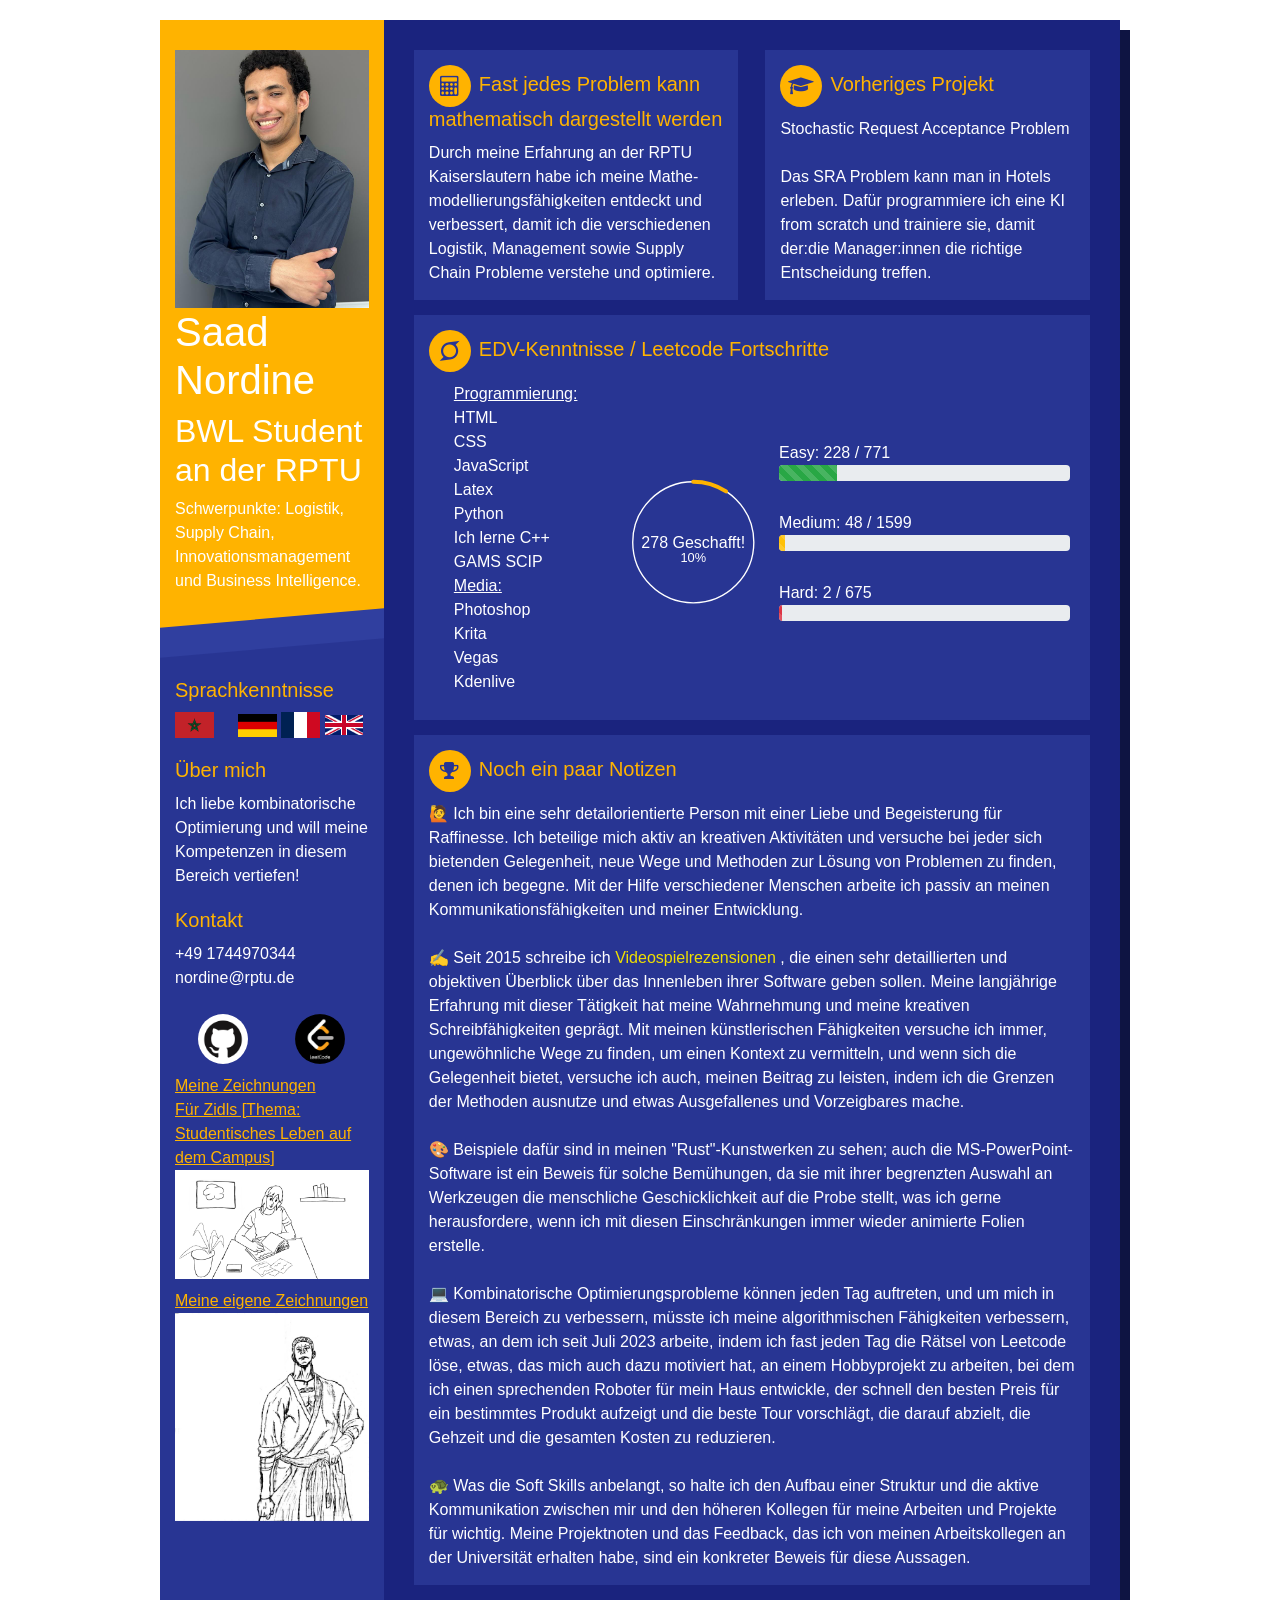
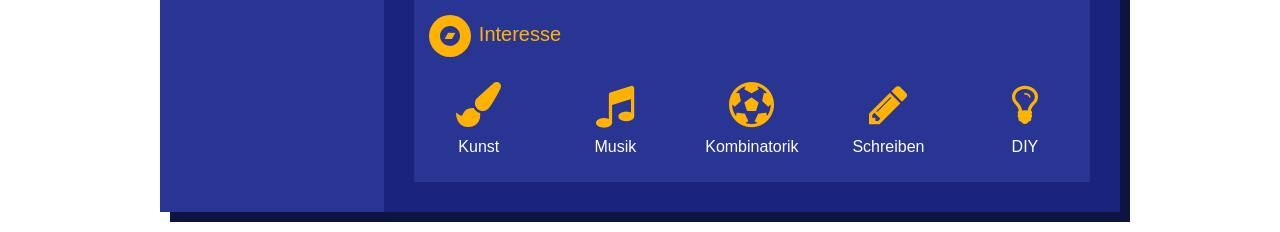
<file: index.html>
<!DOCTYPE html>
<html lang="en">

<head>

    <meta charset="UTF-8">
    <meta name="viewport" content="width=device-width, initial-scale=1.0">
    <title>One pager - Saad Nordine</title>
    <link rel="stylesheet" href="https://cdn.jsdelivr.net/npm/bootstrap@4.0.0/dist/css/bootstrap.min.css"
        integrity="sha384-Gn5384xqQ1aoWXA+058RXPxPg6fy4IWvTNh0E263XmFcJlSAwiGgFAW/dAiS6JXm" crossorigin="anonymous">

    <script src="https://ajax.googleapis.com/ajax/libs/jquery/3.6.4/jquery.min.js"></script>
    <!-- Importing a local CSS file -->
    <link rel="stylesheet" type="text/css" href="styles.css">



    <link rel="stylesheet" href="font-awesome-4.7.0\css\font-awesome.min.css">
    <!-- Importing a local JavaScript file -->

</head>

<body>
    <div class="resume">
        <div class="base">
            <div class="profile">
                <div class="photo">
                    <!--<img src="" /> -->

                </div>
                <div class="instyfo">
                    <img src="ME_LDNRING.png" alt="" style="width: 100%;">
                    <h1 class="name">Saad Nordine</h1>
                    <h2 class="job">BWL Student an der RPTU </h2>
                    Schwerpunkte: Logistik, Supply Chain, Innovationsmanagement und Business Intelligence.
                </div>
            </div>
            <div class="about">
                <h3>Sprachkenntnisse</h3>
                <div style="display: inline; padding-right: 20px"><img
                        src="images\flags\Flag_of_Morocco_(large_stroke).svg.png" width="20%"></div>

                <div style="display: inline"><img src="images\flags\1920px-Flag_of_Germany.svg.png" alt="" width="20%">
                </div>

                <div style="display: inline"> <img src="images\flags\Flag_of_France.svg.png" width="20%" alt="">
                </div>
                <div style="display: inline"><img src="images\flags\Flag_of_the_United_Kingdom_(1-2).svg.png"
                        width="20%" alt=""></div>
            </div>
            <div class="about">
                <h3>Über mich</h3>Ich liebe kombinatorische Optimierung und will meine Kompetenzen in diesem Bereich
                vertiefen!
            </div>
            <div class="contact">
                <h3>Kontakt</h3>
                <div class="call"><a href="tel:+49 1744970344 "><span>+49 1744970344 </span></a>
                </div>

                <div class="email"><a href="mailto:nordine@rptu.de"></i><span>nordine@rptu.de</span></a></div>
                <br>
                <div style="display: flex; justify-content: space-around;">
                    <a href="https://github.com/Applethal"> <img src="GitHub-Mark.png" alt="Github profile" width="50"
                            style="border-radius: 50%"></a>
                    <a href="https://leetcode.com/Applethal/"><img src="leetcode.png" alt="Leetcode" width="50"
                            style="border-radius: 50%;"> </a>
                </div>
            </div>
            <div id="carouselExampleIndicators" class="carousel slide" data-ride="carousel">
                <ol class="carousel-indicators">
                    <li data-target="#carouselExampleIndicators" data-slide-to="0" class="active"></li>
                    <li data-target="#carouselExampleIndicators" data-slide-to="1"></li>
                    <li data-target="#carouselExampleIndicators" data-slide-to="2"></li>
                </ol>
                <div class="carousel-inner">
                    <u style="color: #ffb300;">Meine Zeichnungen <br> Für Zidls [Thema: Studentisches Leben auf dem
                        Campus] </u>

                    <div class="carousel-item active">

                        <img class="d-block w-100" src="images\Zeichnungen\hannah.png" alt="First slide">
                    </div>
                    <div class="carousel-item">
                        <img class="d-block w-100" src="images\Zeichnungen\frau.png" alt="Second slide">
                    </div>
                    <div class="carousel-item">
                        <img class="d-block w-100" src="images\Zeichnungen\netzwerk.png" alt="Third slide">
                    </div>
                    <div class="carousel-item">
                        <img class="d-block w-100" src="images\Zeichnungen\Campus_final.jpg" alt="fourth slide">
                    </div>
                    <div class="carousel-item">
                        <img class="d-block w-100" src="images\Zeichnungen\Bus_M.png" alt="fourth slide">
                    </div>
                    <div class="carousel-item">
                        <img class="d-block w-100" src="images\Zeichnungen\Bus_W.png" alt="fourth slide">
                    </div>
                    <div class="carousel-item">
                        <img class="d-block w-100" src="images\Zeichnungen\Foyer.jpg" alt="fourth slide">
                    </div>
                    <div class="carousel-item">
                        <img class="d-block w-100" src="images\Zeichnungen\Labor_2.png" alt="fourth slide">
                    </div>
                    <div class="carousel-item">
                        <img class="d-block w-100" src="images\Zeichnungen\Li_in_Raum_final.png" alt="fourth slide">
                    </div>
                    <div class="carousel-item">
                        <img class="d-block w-100" src="images\Zeichnungen\Studentin_in_Bett.png" alt="fourth slide">
                    </div>
                    <div class="carousel-item">
                        <img class="d-block w-100" src="images\Zeichnungen\Tim_ernst.jpg" alt="fourth slide">
                    </div>
                    <div class="carousel-item">
                        <img class="d-block w-100" src="images\Zeichnungen\Wald.png" alt="fourth slide">
                    </div>
                    <div class="carousel-item">
                        <img class="d-block w-100" src="images\Zeichnungen\Michelle_und_Laura.png" alt="fourth slide">
                    </div>

                </div>
                <a class="carousel-control-prev" href="#carouselExampleIndicators" role="button" data-slide="prev">
                    <span class="carousel-control-prev-icon" aria-hidden="true"></span>
                    <span class="sr-only">Previous</span>
                </a>
                <a class="carousel-control-next" href="#carouselExampleIndicators" role="button" data-slide="next">
                    <span class="carousel-control-next-icon" aria-hidden="true"></span>
                    <span class="sr-only">Next</span>
                </a>
            </div>
            <div id="carouselB" class="carousel slide" data-ride="carousel">
                <ol class="carousel-indicators">
                    <li data-target="#carouselExampleIndicators" data-slide-to="0" class="active"></li>
                    <li data-target="#carouselExampleIndicators" data-slide-to="1"></li>
                    <li data-target="#carouselExampleIndicators" data-slide-to="2"></li>
                </ol>
                <div class="carousel-inner">
                    <u style="color: #ffb300;">Meine eigene Zeichnungen <br> </u>

                    <div class="carousel-item active">

                        <img class="d-block w-100" src="images\Rust\download (1).jpeg" alt="First slide">
                    </div>
                    <div class="carousel-item">
                        <img class="d-block w-100" src="images\Rust\download (6).png" alt="Second slide">
                    </div>
                    <div class="carousel-item">
                        <img class="d-block w-100" src="images\Rust\download (10).png" alt="Third slide">
                    </div>
                    <div class="carousel-item">
                        <img class="d-block w-100" src="images\Rust\download (11).png" alt="fourth slide">
                    </div>
                    <div class="carousel-item">
                        <img class="d-block w-100" src="images\Rust\download (20).png" alt="fourth slide">
                    </div>
                    <div class="carousel-item">
                        <img class="d-block w-100" src="images\Rust\download.jpeg" alt="fourth slide">
                    </div>

                    <div class="carousel-item">
                        <img class="d-block w-100" src="images\Rust\ERfxUTTXkAAQ_8-.png" alt="fourth slide">
                    </div>
                    <div class="carousel-item">
                        <img class="d-block w-100" src="images\Rust\Fdc8FG6WIAAL0Hl.jpeg" alt="fourth slide">
                    </div>
                    <div class="carousel-item">
                        <img class="d-block w-100" src="images\Rust\FIH2vfUXoAAbmv5.jpeg" alt="fourth slide">
                    </div>
                    <div class="carousel-item">
                        <img class="d-block w-100" src="images\Rust\FKTMF9dXEAE25CD.jpeg" alt="fourth slide">
                    </div>
                    <div class="carousel-item">
                        <img class="d-block w-100" src="images\Rust\FUVufVKWQAEtA25.jpeg" alt="fourth slide">
                    </div>
                    <div class="carousel-item">
                        <img class="d-block w-100" src="images\Rust\ezgif-7-af6fdc3b0944.gif" alt="fourth slide">
                    </div>
                    <div class="carousel-item">
                        <img class="d-block w-100" src="images\Rust\20221022223004_1.jpg" alt="fourth slide">
                    </div>


                </div>
                <a class="carousel-control-prev" href="#carouselB" role="button" data-slide="prev">
                    <span class="carousel-control-prev-icon" aria-hidden="true"></span>
                    <span class="sr-only">Previous</span>
                </a>
                <a class="carousel-control-next" href="#carouselB" role="button" data-slide="next">
                    <span class="carousel-control-next-icon" aria-hidden="true"></span>
                    <span class="sr-only">Next</span>
                </a>
            </div>
        </div>



        <div class="func">
            <div class="work">
                <h3><i class="fa fa-calculator"></i>Fast jedes Problem kann mathematisch dargestellt werden</h3>
                Durch meine Erfahrung an der RPTU Kaiserslautern habe ich meine Mathe-modellierungsfähigkeiten entdeckt
                und verbessert, damit ich die verschiedenen Logistik, Management sowie Supply Chain Probleme verstehe
                und
                optimiere.
            </div>
            <div class="edu">
                <h3><i class="fa fa-graduation-cap"></i>Vorheriges Projekt</h3>
                Stochastic Request Acceptance Problem
                <br>
                <br>Das SRA Problem kann man in Hotels erleben. Dafür programmiere ich eine KI from scratch und
                trainiere sie, damit der:die Manager:innen die richtige Entscheidung treffen.

            </div>

            <div class="leetify">
                <h3><i class="fa fa-superpowers"></i>EDV-Kenntnisse / Leetcode Fortschritte</h3>
                <div class="container">
                    <div class="list-items">
                        <ul>
                            <li><span><u>Programmierung:</u></span>
                            </li>
                            <li><span>HTML</span>
                            </li>
                            <li><span>CSS</span>
                            </li>
                            <li>JavaScript </li>
                            <li><span>Latex</span>
                            </li>
                            <li><span>Python</span>
                            </li>
                            <li><span>Ich lerne C++</span>
                            </li>
                            <li><span>GAMS SCIP</span>
                            </li>
                            <li><span><u>Media:</u></span>
                            </li>
                            <li><span>Photoshop</span>
                            </li>
                            <li><span>Krita</span>
                            </li>
                            <li><span>Vegas</span>
                            </li>
                            <li><span>Kdenlive</span>
                            </li>
                        </ul>
                    </div>
                    <div class="skills-soft">
                        <div style="width: 100%">
                            <ul>
                                <li data-percent="9.1">
                                    <svg viewbox="0 0 100 100">
                                        <circle cx="50" cy="50" r="45"></circle>
                                        <circle class="cbar" cx="50" cy="50" r="45"></circle>
                                    </svg><span>278 Geschafft!</span><small></small>
                                </li>
                            </ul>
                        </div>
                    </div>
                    <div style="width: 100%;">
                        <div class="art"><i class="fas fa-palette"></i><span>Easy: 228 / 771</span></div>
                        <div class="progress" style="margin-bottom: 30px;">
                            <div class="progress-bar progress-bar-animated progress-bar-striped bg-success
                            " role="progressbar" style="width: 20%" aria-valuenow="10" aria-valuemin="0"
                                aria-valuemax="100"></div>
                        </div>
                        <div class="art"><i class="fas fa-palette"></i><span>Medium: 48 / 1599</span></div>
                        <div class="progress" style="margin-bottom: 30px;">
                            <div class="progress-bar progress-bar-animated progress-bar-striped bg-warning"
                                role="progressbar" style="width: 2%" aria-valuenow="10" aria-valuemin="0"
                                aria-valuemax="100"></div>
                        </div>
                        <div class="art "><i class="fas fa-palette"></i><span>Hard: 2 / 675</span></div>
                        <div class="progress " style="margin-bottom: 30px;">
                            <div class="progress-bar progress-bar-animated progress-bar-striped bg-danger"
                                role="progressbar" style="width: 1%" aria-valuenow="10" aria-valuemin="0"
                                aria-valuemax="100"></div>
                        </div>
                    </div>
                </div>
            </div>
            <div class="interests">
                <h3><i class="fa fa-trophy"></i>Noch ein paar Notizen </h3>
                &#128587 Ich bin eine sehr detailorientierte Person mit einer Liebe und Begeisterung für Raffinesse. Ich
                beteilige mich aktiv an kreativen Aktivitäten und versuche bei jeder sich bietenden Gelegenheit, neue
                Wege und Methoden zur Lösung von Problemen zu finden, denen ich begegne. Mit der Hilfe verschiedener
                Menschen arbeite ich passiv an meinen Kommunikationsfähigkeiten und meiner Entwicklung.
                <br> <br>
                ✍ Seit 2015 schreibe ich <a href="https://steamcommunity.com/id/Applethal/recommended/"
                    style="color: rgb(240, 224, 0);">Videospielrezensionen</a>
                , die einen sehr detaillierten und objektiven Überblick
                über das Innenleben ihrer Software geben sollen. Meine langjährige Erfahrung mit dieser Tätigkeit hat
                meine Wahrnehmung und meine kreativen Schreibfähigkeiten geprägt. Mit meinen künstlerischen Fähigkeiten
                versuche ich immer, ungewöhnliche Wege zu finden, um einen Kontext zu vermitteln, und wenn sich die
                Gelegenheit bietet, versuche ich auch, meinen Beitrag zu leisten, indem ich die Grenzen der Methoden
                ausnutze und etwas Ausgefallenes und Vorzeigbares mache.
                <br> <br>
                🎨 Beispiele dafür sind in meinen "Rust"-Kunstwerken zu sehen; auch die MS-PowerPoint-Software ist ein
                Beweis für solche Bemühungen, da sie mit ihrer begrenzten Auswahl an Werkzeugen die menschliche
                Geschicklichkeit auf die Probe stellt, was ich gerne herausfordere, wenn ich mit diesen Einschränkungen
                immer wieder animierte Folien erstelle.
                <br><br>
                💻 Kombinatorische Optimierungsprobleme können jeden Tag auftreten, und um mich in diesem Bereich zu
                verbessern, müsste ich meine algorithmischen Fähigkeiten verbessern, etwas, an dem ich seit Juli 2023
                arbeite, indem ich fast jeden Tag die Rätsel von Leetcode löse, etwas, das mich auch dazu motiviert hat,
                an einem Hobbyprojekt zu arbeiten, bei dem ich einen sprechenden Roboter für mein Haus entwickle, der
                schnell den besten Preis für ein bestimmtes Produkt aufzeigt und die beste Tour vorschlägt, die darauf
                abzielt, die Gehzeit und die gesamten Kosten zu reduzieren.
                <br>
                <br>
                &#128034 Was die Soft Skills anbelangt, so halte ich den Aufbau einer Struktur und die aktive
                Kommunikation zwischen mir und den höheren Kollegen für meine Arbeiten und Projekte für wichtig. Meine
                Projektnoten und das Feedback, das ich von meinen Arbeitskollegen an der Universität erhalten habe, sind
                ein konkreter Beweis für diese Aussagen.
            </div>
            <div class="interests">
                <h3><i class="fa fa-bandcamp"></i>Interesse</h3>
                <div class="interests-items">
                    <div class="art"><i class="fa fa-paint-brush"></i><span>Kunst</span></div>
                    <div class="art"><i class="fa fa-music"></i><span>Musik</span></div>
                    <div class="movies"><i class="fa fa-futbol-o"></i><span>
                            Kombinatorik</span></div>
                    <div class="music"><i class="fa fa-pencil"></i><span> Schreiben</span></div>
                    <div class="games"><i class="fa fa-lightbulb-o"></i><span>DIY</span></div>
                </div>
            </div>
        </div>
    </div>
    <script src=" script.js"></script>

    <script src="https://code.jquery.com/jquery-3.2.1.slim.min.js"
        integrity="sha384-KJ3o2DKtIkvYIK3UENzmM7KCkRr/rE9/Qpg6aAZGJwFDMVNA/GpGFF93hXpG5KkN"
        crossorigin="anonymous"></script>
    <script src="https://cdn.jsdelivr.net/npm/popper.js@1.12.9/dist/umd/popper.min.js"
        integrity="sha384-ApNbgh9B+Y1QKtv3Rn7W3mgPxhU9K/ScQsAP7hUibX39j7fakFPskvXusvfa0b4Q"
        crossorigin="anonymous"></script>
    <script src="https://cdn.jsdelivr.net/npm/bootstrap@4.0.0/dist/js/bootstrap.min.js"
        integrity="sha384-JZR6Spejh4U02d8jOt6vLEHfe/JQGiRRSQQxSfFWpi1MquVdAyjUar5+76PVCmYl"
        crossorigin="anonymous"></script>

</body>

</html>
</file>
<file: styles.css>
@charset "UTF-8";
@import url("https://fonts.googleapis.com/css?family=PT-sans");

* {
  outline: none;
}

*,
*:before,
*:after {
  -webkit-box-sizing: inherit;
  -moz-box-sizing: inherit;
  box-sizing: inherit;
}

html,
body {
  -webkit-box-sizing: border-box;
  -moz-box-sizing: border-box;
  box-sizing: border-box;
  margin: 0;
  padding: 0;
  -webkit-transition: 0.5s;
  transition: 0.5s;
  background: #ffffff;
  cursor: default;
  font-family: "PT Sans", sans-serif;
  font-size: 16px;
}

a {
  text-decoration: none;
  color: #ffffff;
  transition-duration: 0.3s;
}

ul {
  list-style-type: none;
  padding: 0;
}

h3 {
  color: #ffb300;
  margin: 10px 0;
  font-size: 1.25em;
}

.resume {
  width: 960px;
  background: #1a237e;
  color: #ffffff;
  margin: 20px auto;
  box-shadow: 10px 10px #0e1442;
  position: relative;
  display: flex;
}

.resume .base,
.resume .func {
  box-sizing: border-box;
  float: left;
}

.resume .base>div,
.resume .func>div {
  padding-bottom: 10px;
}

.resume .base>div:last-of-type,
.resume .func>div:last-of-type {
  padding-bottom: 0;
}

.resume .base {
  width: 30%;
  padding: 30px 15px;
  background: #283593;
  color: #ffffff;
}

.resume .base .profile {
  background: #ffb300;
  padding: 30px 15px 40px 15px;
  margin: -30px -15px 45px -15px;
  position: relative;
  z-index: 2;
}

.resume .base .profile::after {
  content: "";
  position: absolute;
  background: #303f9f;
  width: 100%;
  height: 30px;
  bottom: -15px;
  left: 0;
  transform: skewY(-5deg);
  z-index: -1;
}

.resume .base .profile .photo img {
  width: 100%;
  border-radius: 50%;
}

.resume .base .profile .photo {
  display: flex;
  justify-content: center;
  align-items: center;
}

.resume .base .profile .fa-rocket {
  font-size: 100px;
  text-align: center;
  margin: auto;
  color: #283593;
}

.resume .base .profile .info {
  text-align: center;
  color: #ffffff;
}

.resume .base .profile .info .name {
  margin-top: 10px;
  margin-bottom: 0;
  font-size: 1.75em;
  text-transform: lowercase;
  color: #1a237e;
}

.resume .base .profile .info .job {
  margin-top: 10px;
  margin-bottom: 0;
  font-size: 1.5em;
  text-transform: lowercase;
  color: #283593;
}

.resume .base .contact div {
  line-height: 24px;
}

.resume .base .contact div a:hover {
  color: #fdd835;
}

.resume .base .contact div a:hover span::after {
  width: 100%;
}

.resume .base .contact div:hover i {
  color: #fdd835;
}

.resume .base .contact div i {
  color: #ffb300;
  width: 20px;
  height: 20px;
  font-size: 20px;
  text-align: center;
  margin-right: 15px;
  transition-duration: 0.3s;
}

.resume .base .contact div span {
  position: relative;
}

.resume .base .contact div span::after {
  content: "";
  position: absolute;
  background: #fdd835;
  height: 1px;
  width: 0;
  bottom: 0;
  left: 0;
  transition-duration: 0.3s;
}

.resume .base .follow .box {
  text-align: center;
  vertical-align: middle;
}

.resume .base .follow .box a {
  display: inline-block;
  vertical-align: text-bottom;
}

.resume .base .follow .box a:hover i {
  background: #fdd835;
  border-radius: 5px;
  transform: rotate(45deg) scale(0.8);
}

.resume .base .follow .box a:hover i::before {
  transform: rotate(-45deg) scale(1.5);
}

.resume .base .follow .box i {
  display: inline-block;
  font-size: 30px;
  background: #ffb300;
  width: 60px;
  height: 60px;
  border-radius: 50%;
  line-height: 60px;
  color: #283593;
  margin: 0 10px 10px 10px;
  transition-duration: 0.3s;
}

.resume .base .follow .box i::before {
  transition-duration: 0.3s;
}

.resume .base .follow .box i.fa::before {
  display: block;
}

.resume .func {
  width: 100%;
  padding: 30px;
}

.resume .func:hover>div {
  transition-duration: 0.5s;
}

.resume .func:hover>div:hover h3 i {
  transform: scale(1.25);
}

.resume .func:hover>div:not(:hover) {
  opacity: 0.5;
}

.resume .func h3 {
  transition-duration: 0.3s;
  margin-top: 0;
}

.resume .func h3 i {
  color: #283593;
  background: #ffb300;
  width: 42px;
  height: 42px;
  font-size: 20px;
  line-height: 42px;
  border-radius: 50%;
  text-align: center;
  vertical-align: middle;
  margin-right: 8px;
  transition-duration: 0.3s;
}

.resume .func .work,
.resume .func .edu {
  float: left;
}

.resume .func .work small,
.resume .func .edu small {
  display: block;
  opacity: 0.7;
}

.resume .func .work ul li,
.resume .func .edu ul li {
  position: relative;
  margin-left: 15px;
  padding-left: 25px;
  padding-bottom: 15px;
}

.resume .func .work ul li:hover::before,
.resume .func .edu ul li:hover::before {
  animation: circle 1.2s infinite;
}

.resume .func .work ul li:hover span,
.resume .func .edu ul li:hover span {
  color: #fdd835;
}

@keyframes circle {
  from {
    box-shadow: 0 0 0 0px #fdd835;
  }

  to {
    box-shadow: 0 0 0 6px rgba(255, 255, 255, 0);
  }
}

.resume .func .work ul li:first-of-type::before,
.resume .func .edu ul li:first-of-type::before {
  width: 10px;
  height: 10px;
  left: 1px;
}

.resume .func .work ul li:last-of-type,
.resume .func .edu ul li:last-of-type {
  padding-bottom: 3px;
}

.resume .func .work ul li:last-of-type::after,
.resume .func .edu ul li:last-of-type::after {
  border-radius: 1.5px;
}

.resume .func .work ul li::before,
.resume .func .work ul li::after,
.resume .func .edu ul li::before,
.resume .func .edu ul li::after {
  content: "";
  display: block;
  position: absolute;
}

.resume .func .work ul li::before,
.resume .func .edu ul li::before {
  width: 7px;
  height: 7px;
  border: 3px solid #ffffff;
  background: #ffb300;
  border-radius: 50%;
  left: 3px;
  z-index: 1;
}

.resume .func .work ul li::after,
.resume .func .edu ul li::after {
  width: 3px;
  height: 100%;
  background: #ffffff;
  left: 5px;
  top: 0;
}

.resume .func .work ul li span,
.resume .func .edu ul li span {
  transition-duration: 0.3s;
}

.resume .func .work {
  width: 48%;
  background: #283593;
  padding: 15px;
  margin: 0 4% 15px 0;
}

.resume .func .edu {
  width: 48%;
  background: #283593;
  padding: 15px;
}

.resume .func .skills-prog {
  clear: both;
  background: #283593;
  padding: 15px;
}

.resume .func .skills-prog ul {
  margin-left: 15px;
}

.resume .func .skills-prog ul li {
  margin-bottom: 8px;
  display: flex;
  align-items: center;
  transition-duration: 0.3s;
}

.resume .func .skills-prog ul li:hover {
  color: #fdd835;
}

.resume .func .skills-prog ul li:hover .skills-bar .bar {
  background: #fdd835;
  box-shadow: 0 0 0 1px #fdd835;
}

.resume .func .skills-prog ul li span {
  display: block;
  width: 120px;
}

.resume .func .skills-prog ul li .skills-bar {
  background: #ffffff;
  height: 2px;
  width: calc(100% - 120px);
  position: relative;
  border-radius: 2px;
}

.resume .func .skills-prog ul li .skills-bar .bar {
  position: absolute;
  top: -1px;
  height: 4px;
  background: #ffb300;
  box-shadow: 0 0 0 #ffb300;
  border-radius: 5px;
}

.resume .func .skills-soft {
  clear: both;
  background: #283593;
  padding: 15px;
  margin: 15px 0 0;
}

.resume .func .skills-soft ul {
  display: flex;
  justify-content: space-between;
  text-align: center;
}

.resume .func .skills-soft ul li {
  position: relative;
}

.resume .func .skills-soft ul li:hover svg .cbar {
  stroke: #fdd835;
  stroke-width: 4px;
}

.resume .func .skills-soft ul li:hover span,
.resume .func .skills-soft ul li:hover small {
  transform: scale(1.2);
}

.resume .func .skills-soft ul li svg {
  width: 95%;
  fill: transparent;
  transform: rotate(-90deg);
}

.resume .func .skills-soft ul li svg circle {
  stroke-width: 1px;
  stroke: #ffffff;
}

.resume .func .skills-soft ul li svg .cbar {
  stroke-width: 3px;
  stroke: #ffb300;
  stroke-linecap: round;
}

.resume .func .skills-soft ul li span,
.resume .func .skills-soft ul li small {
  position: absolute;
  display: block;
  width: 100%;
  top: 52%;
  transition-duration: 0.3s;
}

.resume .func .skills-soft ul li span {
  top: 40%;
}

.resume .func .interests {
  background: #283593;
  margin: 15px 0 0;
  padding: 15px;
}

.resume .func .interests-items {
  box-sizing: border-box;
  padding: 0 0 15px;
  width: 100%;
  text-align: center;
  display: flex;
  justify-content: space-between;
}

.resume .func .interests-items div {
  display: flex;
  flex-direction: column;
  justify-content: center;
  align-items: center;
  width: 100px;
  height: 100px;
  border-radius: 50%;
}

.resume .func .interests-items div:hover i {
  transform: scale(1.2);
}

.resume .func .interests-items div:hover span {
  color: #fdd835;
  transition-duration: 0.3s;
}

.resume .func .interests-items div i {
  font-size: 45px;
  width: 60px;
  height: 60px;
  line-height: 60px;
  color: #ffb300;
  transition-duration: 0.3s;
}

.resume .func .interests-items div span {
  display: block;
}

.container {
  display: flex;
  align-items: center;
  margin-left: 10px;
  justify-content: space-between;
}

.leetify {
  background: #283593;
  padding: 15px;
  margin: 15px 0 0;
  clear: both;
  flex-grow: 8;
}

.list-items {
  padding-right: 30px;
  list-style: none;
  display: block;

}
</file>
